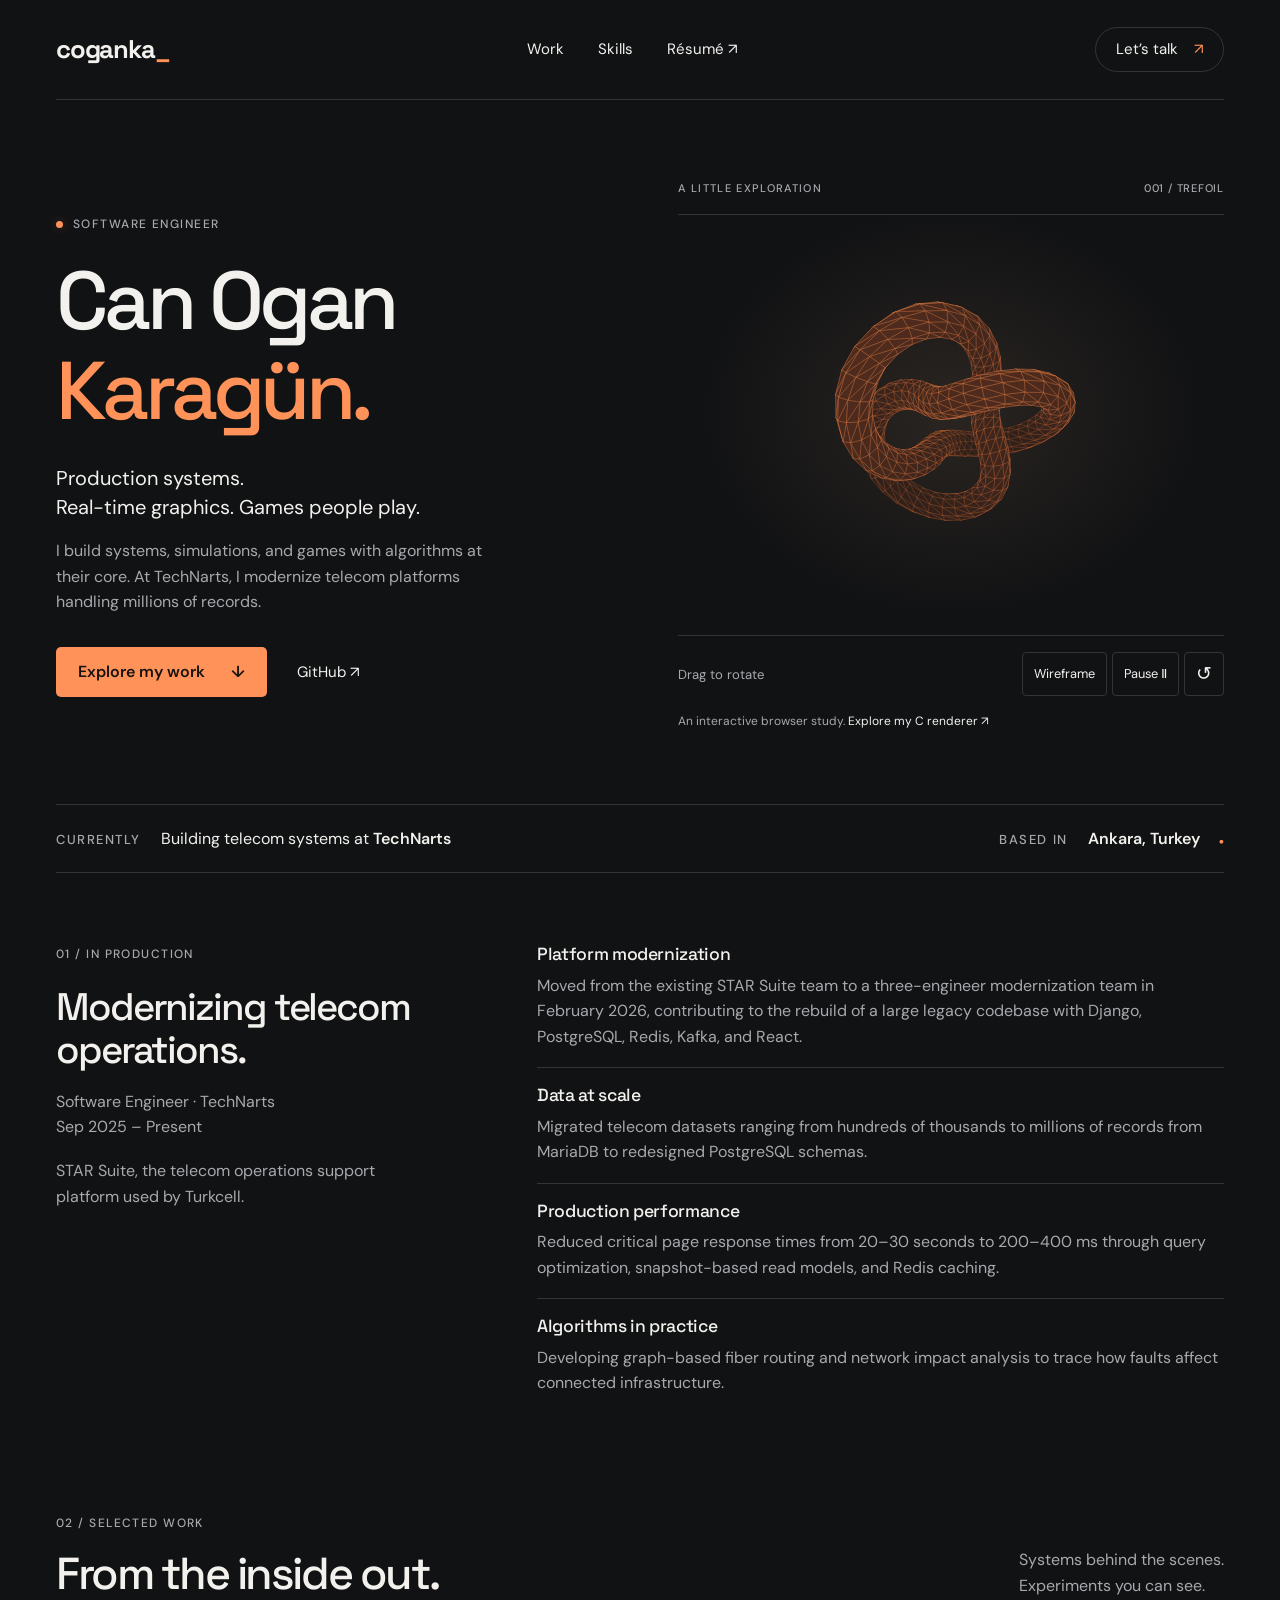
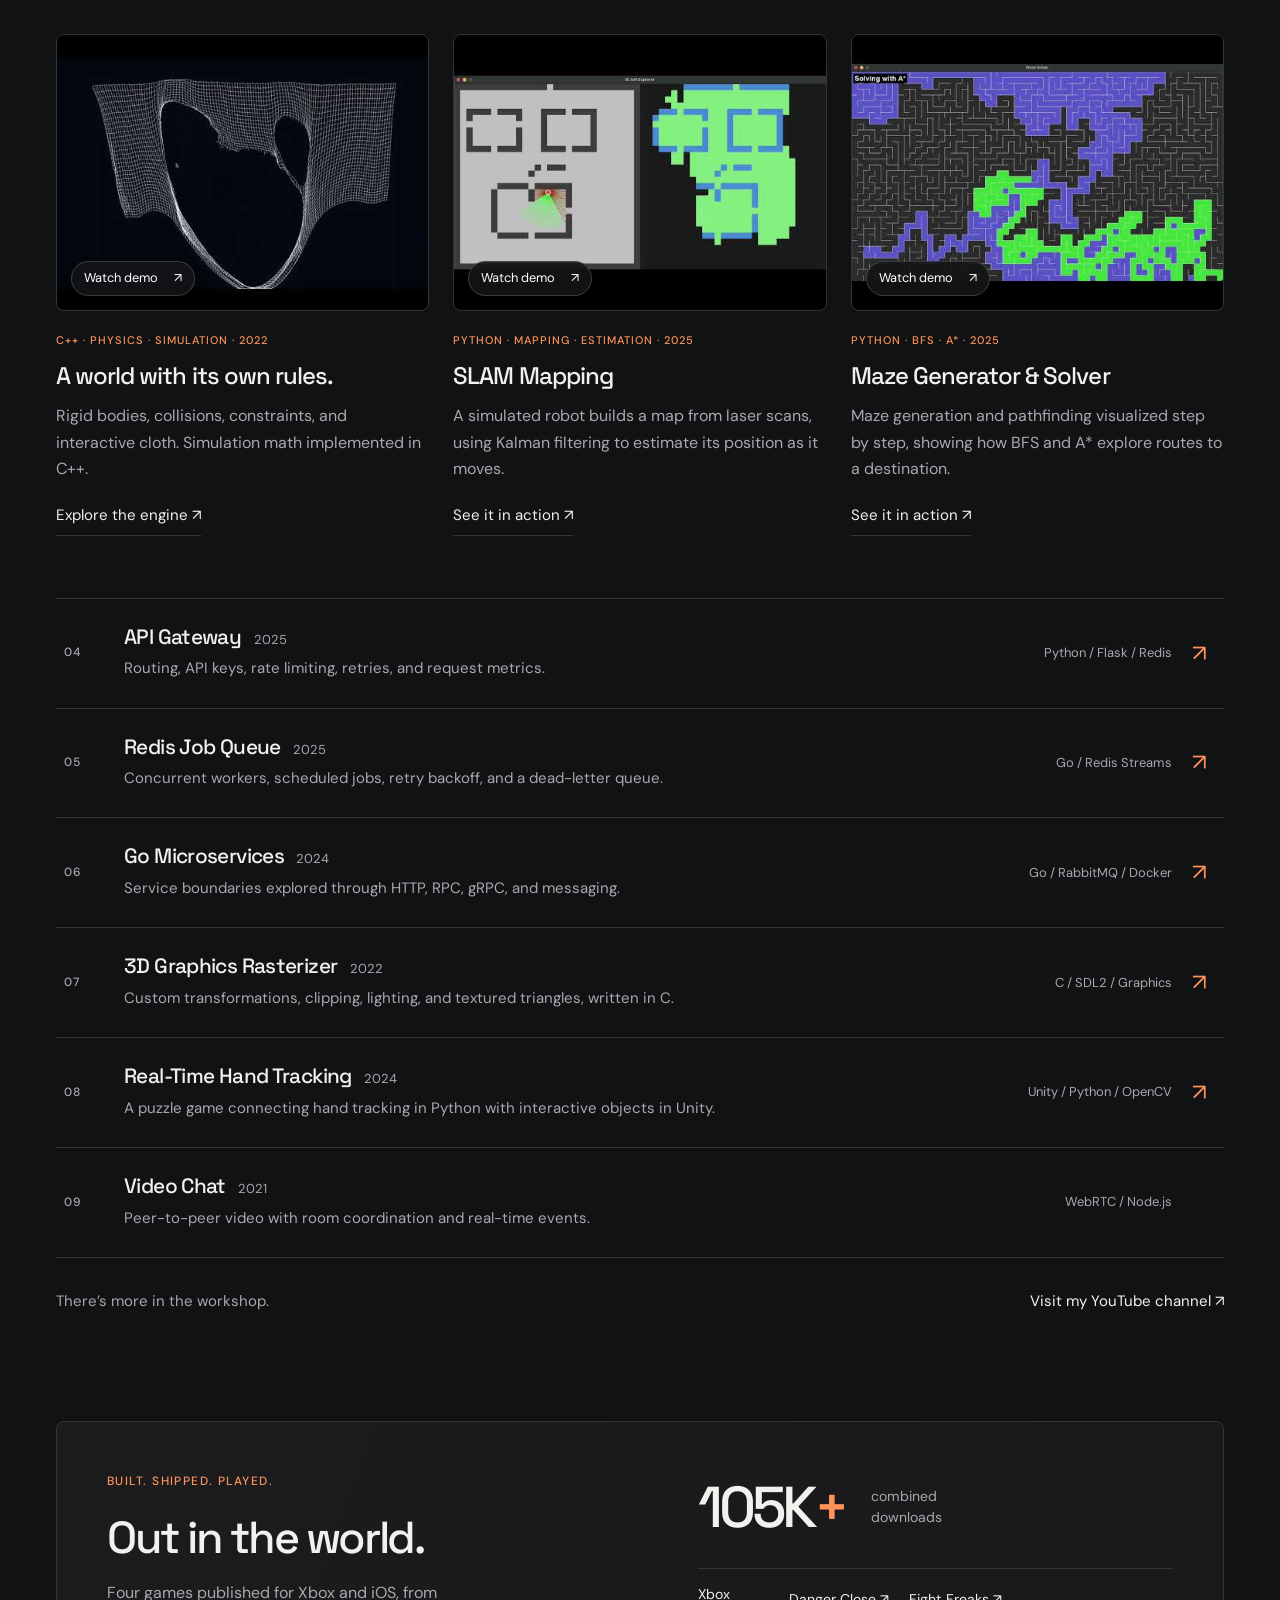
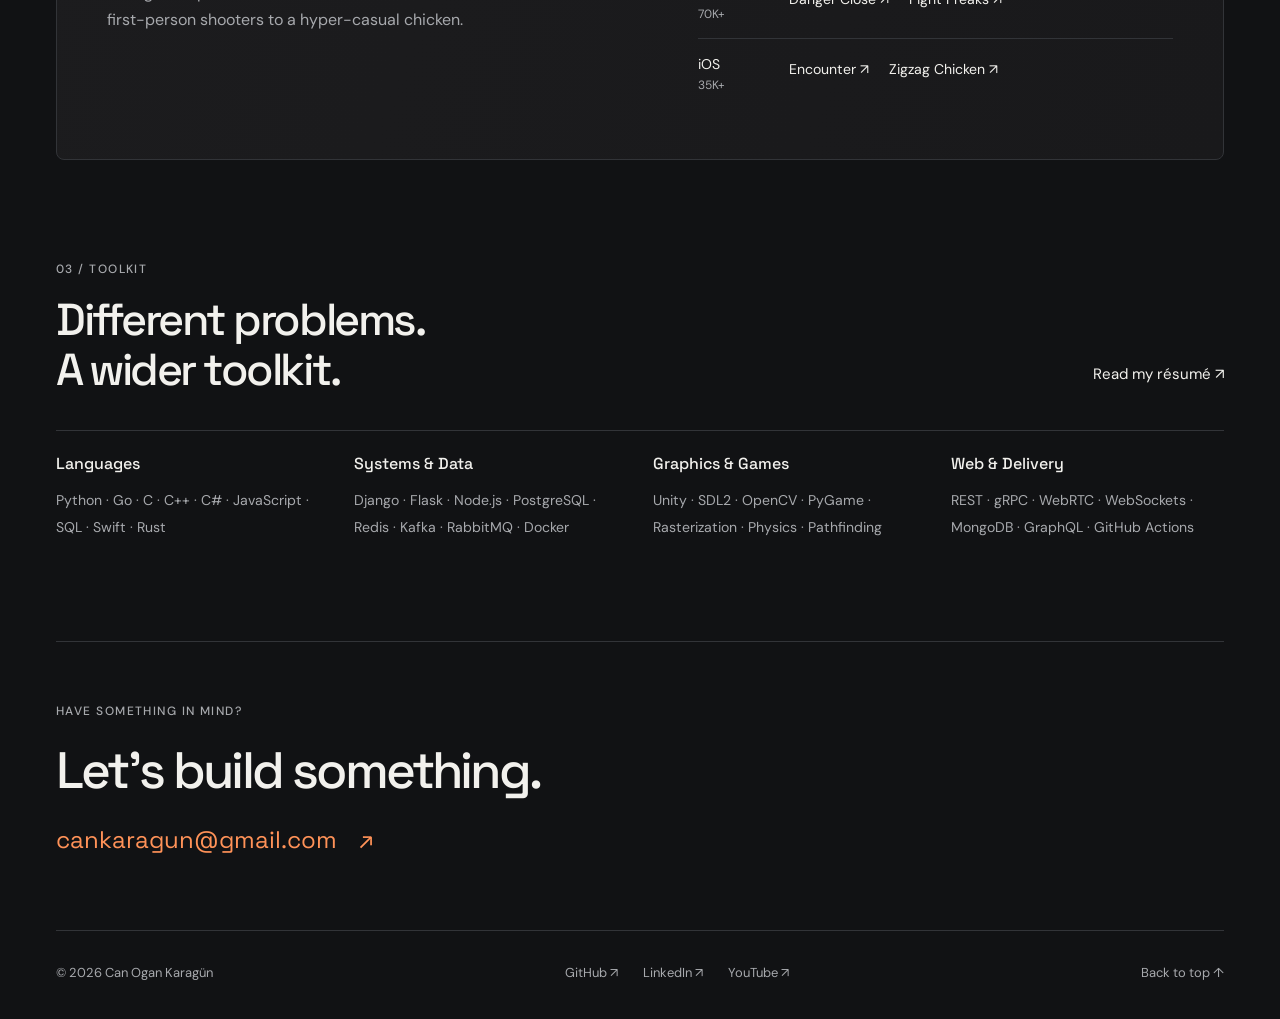
<file: index.html>
<!doctype html>
<html lang="en">
  <head>
    <meta charset="UTF-8" />
    <meta name="viewport" content="width=device-width, initial-scale=1" />
    <meta name="theme-color" content="#111214" />
    <title>Can Ogan Karagün — Software Engineer</title>
    <meta
      name="description"
      content="Can Ogan Karagün. Software engineer building telecom systems, graphics engines, real-time simulations, and games for Xbox and iOS."
    />
    <link rel="icon" type="image/svg+xml" href="assets/favicon.svg" />
    <link rel="preconnect" href="https://fonts.googleapis.com" />
    <link rel="preconnect" href="https://fonts.gstatic.com" crossorigin />
    <link
      href="https://fonts.googleapis.com/css2?family=DM+Sans:wght@400;500;600;700&family=Space+Grotesk:wght@400;500;600;700&display=swap"
      rel="stylesheet"
    />
    <link rel="stylesheet" href="style.css" />
    <script src="script.js" defer></script>
  </head>
  <body>
    <a class="skip" href="#main">Skip to content</a>
    <header class="header wrap">
      <a class="wordmark" href="#home-section" aria-label="Can Karagün home"
        >coganka<span>_</span></a
      >
      <nav aria-label="Main navigation">
        <a href="#projects-section">Work</a><a href="#skills-section">Skills</a
        ><a href="assets/CanKaragun_CV.pdf" target="_blank" rel="noopener"
          >Résumé <span aria-hidden="true">↗</span></a
        >
      </nav>
      <a class="header-contact" href="mailto:cankaragun@gmail.com"
        >Let’s talk <span aria-hidden="true">↗</span></a
      >
    </header>
    <main id="main">
      <section class="hero wrap" id="home-section" aria-labelledby="hero-title">
        <div class="hero-copy">
          <p class="eyebrow">
            <span class="signal" aria-hidden="true"></span> SOFTWARE ENGINEER
          </p>
          <h1 id="hero-title">Can Ogan<br /><span>Karagün.</span></h1>
          <p class="hero-lead">
            Production systems.<br />Real-time graphics. Games people play.
          </p>
          <p class="hero-description">
            I build systems, simulations, and games with algorithms at their core.
            At TechNarts, I modernize telecom platforms handling millions of records.
          </p>
          <div class="hero-actions">
            <a class="button primary" href="#projects-section"
              >Explore my work <span aria-hidden="true">↓</span></a
            ><a
              class="text-link"
              href="https://github.com/coganka"
              target="_blank"
              rel="noopener"
              >GitHub <span aria-hidden="true">↗</span></a
            >
          </div>
        </div>
        <div class="scene-panel">
          <div class="scene-top">
            <span class="eyebrow">A LITTLE EXPLORATION</span
            ><span class="scene-id">001 / TREFOIL</span>
          </div>
          <div class="canvas-shell">
            <canvas
              id="scene"
              tabindex="0"
              aria-label="Interactive 3D trefoil knot. Drag horizontally or use arrow keys to rotate. Use the buttons below to change rendering or pause animation."
              >A 3D trefoil knot study. Explore the graphics project below to
              see my C renderer.</canvas
            >
          </div>
          <div class="scene-bottom">
            <span id="scene-help">Drag to rotate</span>
            <div class="scene-controls">
              <button type="button" id="mode" aria-pressed="false">
                Wireframe</button
              ><button type="button" id="motion" aria-pressed="false">
                Pause <span aria-hidden="true">Ⅱ</span></button
              ><button type="button" id="reset" aria-label="Reset 3D view">
                ↺
              </button>
            </div>
          </div>
          <p class="scene-caption">
            An interactive browser study.
            <a
              href="https://github.com/coganka/3d-rasterizer"
              target="_blank"
              rel="noopener"
              >Explore my C renderer ↗</a
            >
          </p>
        </div>
      </section>
      <div class="context-strip wrap">
        <p>
          <span class="small-label">CURRENTLY</span> Building telecom systems at
          <strong>TechNarts</strong>
        </p>
        <p>
          <span class="small-label">BASED IN</span>
          <strong>Ankara, Turkey</strong>
          <span class="orange-dot" aria-hidden="true">●</span>
        </p>
      </div>
      <section
        class="experience wrap"
        id="experience-section"
        aria-labelledby="experience-title"
      >
        <div class="experience-intro">
          <p class="eyebrow">01 / IN PRODUCTION</p>
          <h2 id="experience-title">Modernizing telecom operations.</h2>
          <p class="experience-role">
            Software Engineer · TechNarts<br />Sep 2025 – Present
          </p>
          <p>
            STAR Suite, the telecom operations support platform used by
            Turkcell.
          </p>
        </div>
        <ul class="experience-details">
          <li>
            <h3>Platform modernization</h3>
            <p>
              Moved from the existing STAR Suite team to a three-engineer
              modernization team in February 2026, contributing to the rebuild
              of a large legacy codebase with Django, PostgreSQL, Redis, Kafka,
              and React.
            </p>
          </li>
          <li>
            <h3>Data at scale</h3>
            <p>
              Migrated telecom datasets ranging from hundreds of thousands to
              millions of records from MariaDB to redesigned PostgreSQL schemas.
            </p>
          </li>
          <li>
            <h3>Production performance</h3>
            <p>
              Reduced critical page response times from 20–30 seconds to 200–400
              ms through query optimization, snapshot-based read models, and
              Redis caching.
            </p>
          </li>
          <li>
            <h3>Algorithms in practice</h3>
            <p>
              Developing graph-based fiber routing and network impact analysis
              to trace how faults affect connected infrastructure.
            </p>
          </li>
        </ul>
      </section>
      <section
        class="work wrap"
        id="projects-section"
        aria-labelledby="work-title"
      >
        <div class="section-heading">
          <div>
            <p class="eyebrow">02 / SELECTED WORK</p>
            <h2 id="work-title">From the inside out.</h2>
          </div>
          <p>Systems behind the scenes.<br />Experiments you can see.</p>
        </div>
        <div class="featured-grid">
          <article class="feature-card">
            <a
              class="project-image"
              href="https://www.youtube.com/watch?v=GAgbqJkpl2k"
              target="_blank"
              rel="noopener"
              aria-label="Watch the C++ cloth physics demo"
              ><img
                src="assets/physics.jpg"
                width="480"
                height="360"
                alt="A cloth grid in the C++ physics simulation"
                loading="lazy"
              /><span class="watch"
                >Watch demo <span aria-hidden="true">↗</span></span
              ></a
            >
            <div class="card-copy">
              <p class="tagline">C++ · PHYSICS · SIMULATION · 2022</p>
              <h3>A world with its own rules.</h3>
              <p>
                Rigid bodies, collisions, constraints, and interactive cloth.
                Simulation math implemented in C++.
              </p>
              <a
                class="text-link"
                href="https://github.com/coganka/2d-physics-engine"
                target="_blank"
                rel="noopener"
                >Explore the engine <span aria-hidden="true">↗</span></a
              >
            </div>
          </article>
          <article class="feature-card">
            <a
              class="project-image"
              href="https://www.youtube.com/watch?v=14Rnpu9-YWk"
              target="_blank"
              rel="noopener"
              aria-label="Watch the SLAM Mapping demo"
              ><img
                src="assets/slam.jpg"
                width="480"
                height="360"
                alt="Robot mapping simulation with laser scans"
                loading="lazy"
              /><span class="watch"
                >Watch demo <span aria-hidden="true">↗</span></span
              ></a
            >
            <div class="card-copy">
              <p class="tagline">PYTHON · MAPPING · ESTIMATION · 2025</p>
              <h3>SLAM Mapping</h3>
              <p>
                A simulated robot builds a map from laser scans, using Kalman
                filtering to estimate its position as it moves.
              </p>
              <a
                class="text-link"
                href="https://www.youtube.com/watch?v=14Rnpu9-YWk"
                target="_blank"
                rel="noopener"
                >See it in action <span aria-hidden="true">↗</span></a
              >
            </div>
          </article>
          <article class="feature-card">
            <a
              class="project-image"
              href="https://www.youtube.com/watch?v=XzWBMnbiCw0"
              target="_blank"
              rel="noopener"
              aria-label="Watch the Maze Generator & Solver demo"
              ><img
                src="assets/maze.jpg"
                width="480"
                height="360"
                alt="Maze generation and pathfinding visualization"
                loading="lazy"
              /><span class="watch"
                >Watch demo <span aria-hidden="true">↗</span></span
              ></a
            >
            <div class="card-copy">
              <p class="tagline">PYTHON · BFS · A* · 2025</p>
              <h3>Maze Generator & Solver</h3>
              <p>
                Maze generation and pathfinding visualized step by step, showing
                how BFS and A* explore routes to a destination.
              </p>
              <a
                class="text-link"
                href="https://www.youtube.com/watch?v=XzWBMnbiCw0"
                target="_blank"
                rel="noopener"
                >See it in action <span aria-hidden="true">↗</span></a
              >
            </div>
          </article>
        </div>
        <div class="project-list" aria-label="More selected projects">
          <a
            class="project-row"
            href="https://github.com/coganka/api-gateway"
            target="_blank"
            rel="noopener"
            ><span class="row-number">04</span>
            <div>
              <h3>API Gateway <span class="project-year">2025</span></h3>
              <p>
                Routing, API keys, rate limiting, retries, and request metrics.
              </p>
            </div>
            <span class="row-stack">Python / Flask / Redis</span
            ><span class="row-arrow" aria-hidden="true">↗</span></a
          >
          <a
            class="project-row"
            href="https://github.com/coganka/go-redis-job-queue"
            target="_blank"
            rel="noopener"
            ><span class="row-number">05</span>
            <div>
              <h3>Redis Job Queue <span class="project-year">2025</span></h3>
              <p>
                Concurrent workers, scheduled jobs, retry backoff, and a
                dead-letter queue.
              </p>
            </div>
            <span class="row-stack">Go / Redis Streams</span
            ><span class="row-arrow" aria-hidden="true">↗</span></a
          >
          <a
            class="project-row"
            href="https://github.com/coganka/go-microservices"
            target="_blank"
            rel="noopener"
            ><span class="row-number">06</span>
            <div>
              <h3>Go Microservices <span class="project-year">2024</span></h3>
              <p>
                Service boundaries explored through HTTP, RPC, gRPC, and
                messaging.
              </p>
            </div>
            <span class="row-stack">Go / RabbitMQ / Docker</span
            ><span class="row-arrow" aria-hidden="true">↗</span></a
          >
          <a
            class="project-row"
            href="https://github.com/coganka/3d-rasterizer"
            target="_blank"
            rel="noopener"
            ><span class="row-number">07</span>
            <div>
              <h3>
                3D Graphics Rasterizer <span class="project-year">2022</span>
              </h3>
              <p>
                Custom transformations, clipping, lighting, and textured
                triangles, written in C.
              </p>
            </div>
            <span class="row-stack">C / SDL2 / Graphics</span
            ><span class="row-arrow" aria-hidden="true">↗</span></a
          >
          <a
            class="project-row"
            href="https://www.youtube.com/watch?v=EZasiB3-hBo"
            target="_blank"
            rel="noopener"
            ><span class="row-number">08</span>
            <div>
              <h3>
                Real-Time Hand Tracking <span class="project-year">2024</span>
              </h3>
              <p>
                A puzzle game connecting hand tracking in Python with
                interactive objects in Unity.
              </p>
            </div>
            <span class="row-stack">Unity / Python / OpenCV</span
            ><span class="row-arrow" aria-hidden="true">↗</span></a
          >
          <div class="project-row">
            <span class="row-number">09</span>
            <div>
              <h3>Video Chat <span class="project-year">2021</span></h3>
              <p>Peer-to-peer video with room coordination and real-time events.</p>
            </div>
            <span class="row-stack">WebRTC / Node.js</span>
          </div>
        </div>
        <div class="more-work">
          <span>There’s more in the workshop.</span
          ><a
            class="text-link"
            href="https://www.youtube.com/@coganka"
            target="_blank"
            rel="noopener"
            >Visit my YouTube channel ↗</a
          >
        </div>
      </section>
      <section class="games wrap" aria-labelledby="games-title">
        <div class="games-intro">
          <p class="eyebrow">BUILT. SHIPPED. PLAYED.</p>
          <h2 id="games-title">Out in the world.</h2>
          <p>
            Four games published for Xbox and iOS, from first-person shooters to
            a hyper-casual chicken.
          </p>
        </div>
        <div class="games-details">
          <div class="game-stat">
            <strong>105K<span>+</span></strong>
            <p>combined downloads</p>
          </div>
          <div class="game-platform">
            <span>Xbox <small>70K+</small></span>
            <div>
              <a
                href="https://www.xbox.com/en-US/games/store/danger-close/9n1759sv0435"
                target="_blank"
                rel="noopener"
                >Danger Close ↗</a
              ><a
                href="https://www.xbox.com/en-US/games/store/fight-freaks/9mw7d2whrsbg"
                target="_blank"
                rel="noopener"
                >Fight Freaks ↗</a
              >
            </div>
          </div>
          <div class="game-platform">
            <span>iOS <small>35K+</small></span>
            <div>
              <a
                href="https://apps.apple.com/us/app/encounter-lite/id1614829003"
                target="_blank"
                rel="noopener"
                >Encounter ↗</a
              ><a
                href="https://apps.apple.com/us/app/zigzag-chicken/id1613951460"
                target="_blank"
                rel="noopener"
                >Zigzag Chicken ↗</a
              >
            </div>
          </div>
        </div>
      </section>
      <section
        class="skills wrap"
        id="skills-section"
        aria-labelledby="skills-title"
      >
        <div class="section-heading">
          <div>
            <p class="eyebrow">03 / TOOLKIT</p>
            <h2 id="skills-title">Different problems.<br />A wider toolkit.</h2>
          </div>
          <a
            class="text-link"
            href="assets/CanKaragun_CV.pdf"
            target="_blank"
            rel="noopener"
            >Read my résumé ↗</a
          >
        </div>
        <div class="skills-grid">
          <div>
            <h3>Languages</h3>
            <p>Python · Go · C · C++ · C# · JavaScript · SQL · Swift · Rust</p>
          </div>
          <div>
            <h3>Systems & Data</h3>
            <p>
              Django · Flask · Node.js · PostgreSQL · Redis · Kafka · RabbitMQ ·
              Docker
            </p>
          </div>
          <div>
            <h3>Graphics & Games</h3>
            <p>
              Unity · SDL2 · OpenCV · PyGame · Rasterization · Physics ·
              Pathfinding
            </p>
          </div>
          <div>
            <h3>Web & Delivery</h3>
            <p>
              REST · gRPC · WebRTC · WebSockets · MongoDB · GraphQL · GitHub
              Actions
            </p>
          </div>
        </div>
      </section>
    </main>
    <footer class="footer wrap" id="contact">
      <div>
        <p class="eyebrow">HAVE SOMETHING IN MIND?</p>
        <h2>Let’s build something.</h2>
        <a class="email-link" href="mailto:cankaragun@gmail.com"
          >cankaragun@gmail.com <span aria-hidden="true">↗</span></a
        >
      </div>
      <div class="footer-bottom">
        <span>© 2026 Can Ogan Karagün</span>
        <div>
          <a href="https://github.com/coganka" target="_blank" rel="noopener"
            >GitHub ↗</a
          ><a
            href="https://linkedin.com/in/canogankaragun"
            target="_blank"
            rel="noopener"
            >LinkedIn ↗</a
          ><a
            href="https://www.youtube.com/@coganka"
            target="_blank"
            rel="noopener"
            >YouTube ↗</a
          >
        </div>
        <a href="#home-section">Back to top ↑</a>
      </div>
    </footer>
  </body>
</html>
</file>
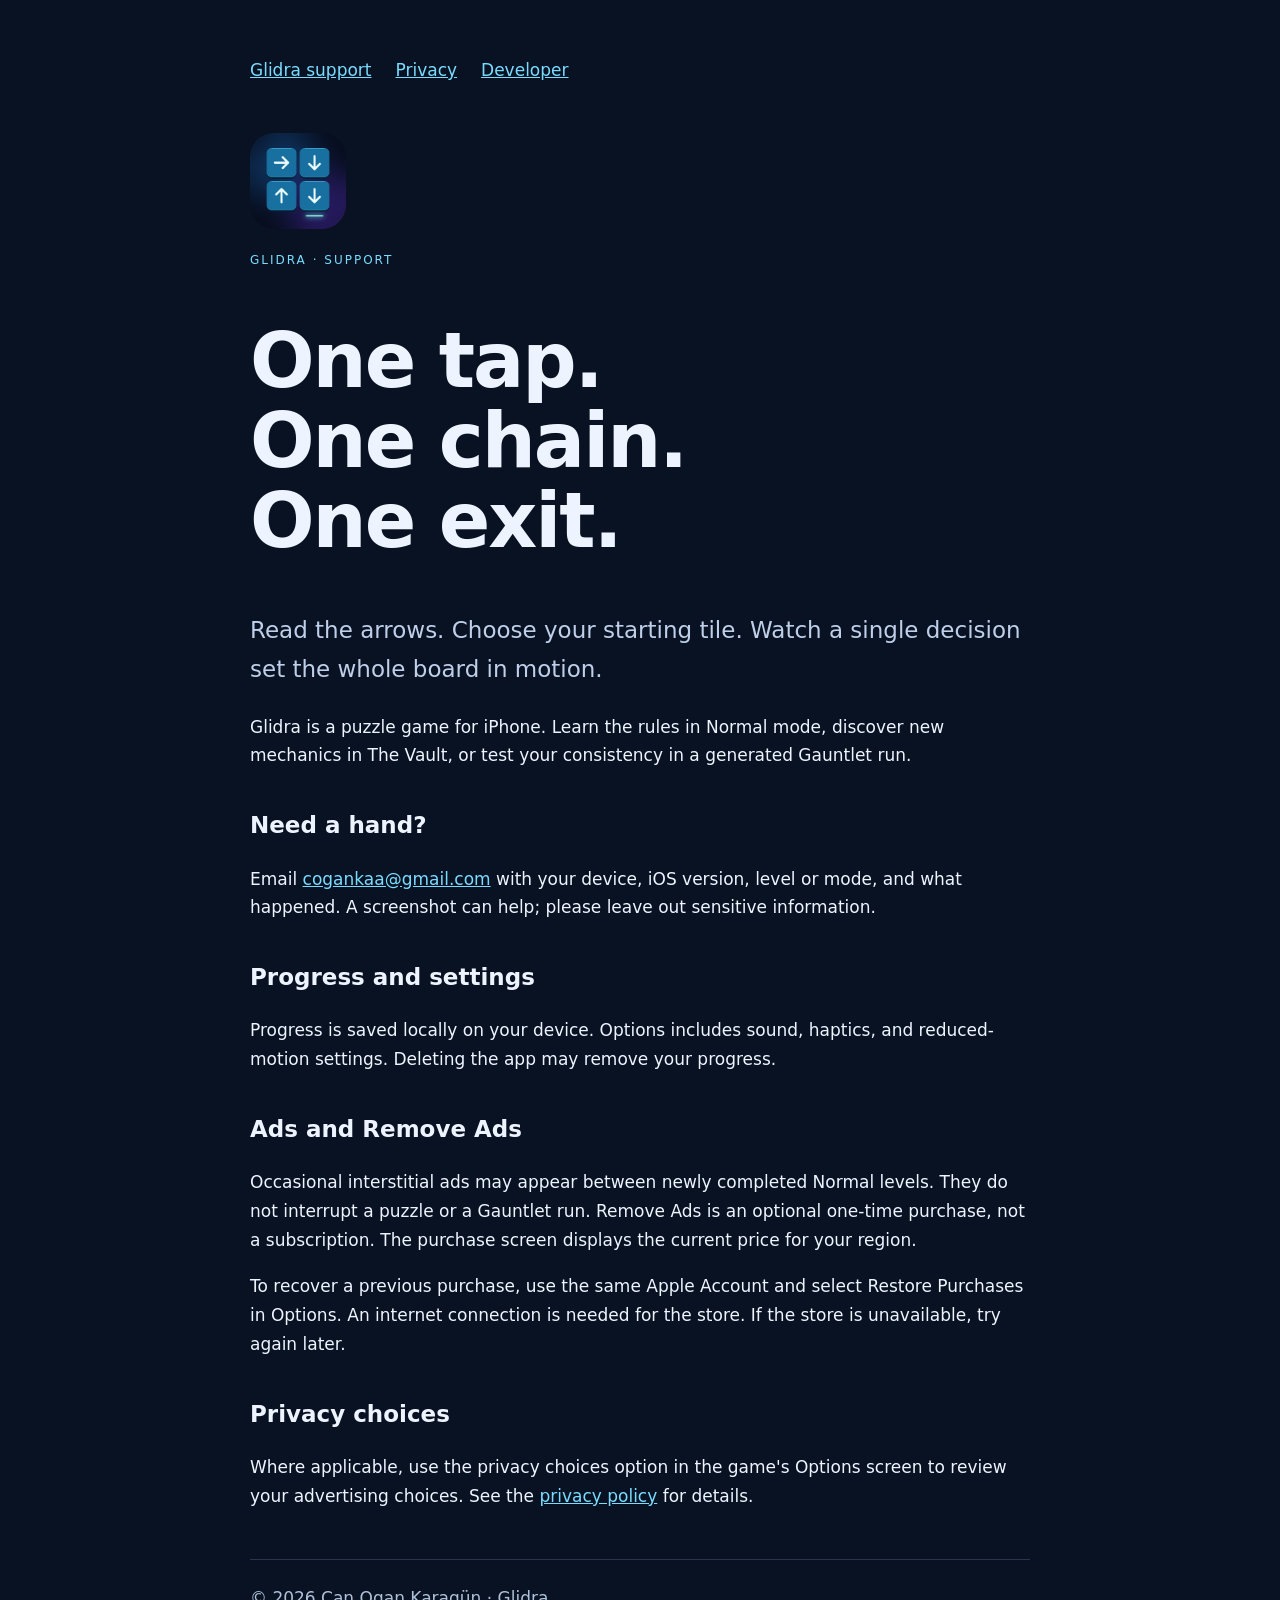
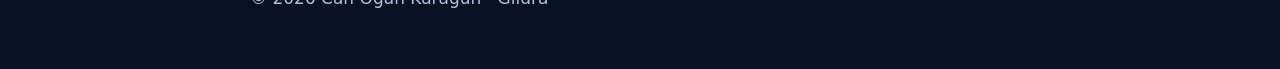
<file: glidra/index.html>
<!doctype html><html lang="en"><meta charset="utf-8"><meta name="viewport" content="width=device-width,initial-scale=1"><title>Glidra — Support</title><style>body{margin:0;background:#091222;color:#eef4ff;font:17px/1.7 system-ui,sans-serif}main{max-width:780px;margin:auto;padding:56px 24px}a{color:#79dcff}h1{font-size:clamp(42px,8vw,76px);line-height:1.05;letter-spacing:-2px}h2{font-size:23px;margin-top:36px}.eyebrow{color:#79dcff;letter-spacing:2px;font-size:12px;text-transform:uppercase}nav{display:flex;gap:24px;flex-wrap:wrap}footer{border-top:1px solid #28364b;margin-top:48px;padding-top:24px;color:#aec0da}.lead{font-size:23px;color:#bfcfea}li{margin:10px 0}.icon{width:96px;border-radius:24px;margin-top:48px}</style><main><nav><a href="./">Glidra support</a><a href="privacy.html">Privacy</a><a href="https://www.coganka.com">Developer</a></nav><img class="icon" src="icon.png" alt="Glidra icon"><p class="eyebrow">Glidra · Support</p><h1>One tap.<br>One chain.<br>One exit.</h1><p class="lead">Read the arrows. Choose your starting tile. Watch a single decision set the whole board in motion.</p><p>Glidra is a puzzle game for iPhone. Learn the rules in Normal mode, discover new mechanics in The Vault, or test your consistency in a generated Gauntlet run.</p><h2>Need a hand?</h2><p>Email <a href="mailto:cogankaa@gmail.com">cogankaa@gmail.com</a> with your device, iOS version, level or mode, and what happened. A screenshot can help; please leave out sensitive information.</p><h2>Progress and settings</h2><p>Progress is saved locally on your device. Options includes sound, haptics, and reduced-motion settings. Deleting the app may remove your progress.</p><h2>Ads and Remove Ads</h2><p>Occasional interstitial ads may appear between newly completed Normal levels. They do not interrupt a puzzle or a Gauntlet run. Remove Ads is an optional one-time purchase, not a subscription. The purchase screen displays the current price for your region.</p><p>To recover a previous purchase, use the same Apple Account and select Restore Purchases in Options. An internet connection is needed for the store. If the store is unavailable, try again later.</p><h2>Privacy choices</h2><p>Where applicable, use the privacy choices option in the game's Options screen to review your advertising choices. See the <a href="privacy.html">privacy policy</a> for details.</p><footer>© 2026 Can Ogan Karagün · Glidra</footer></main></html>
</file>
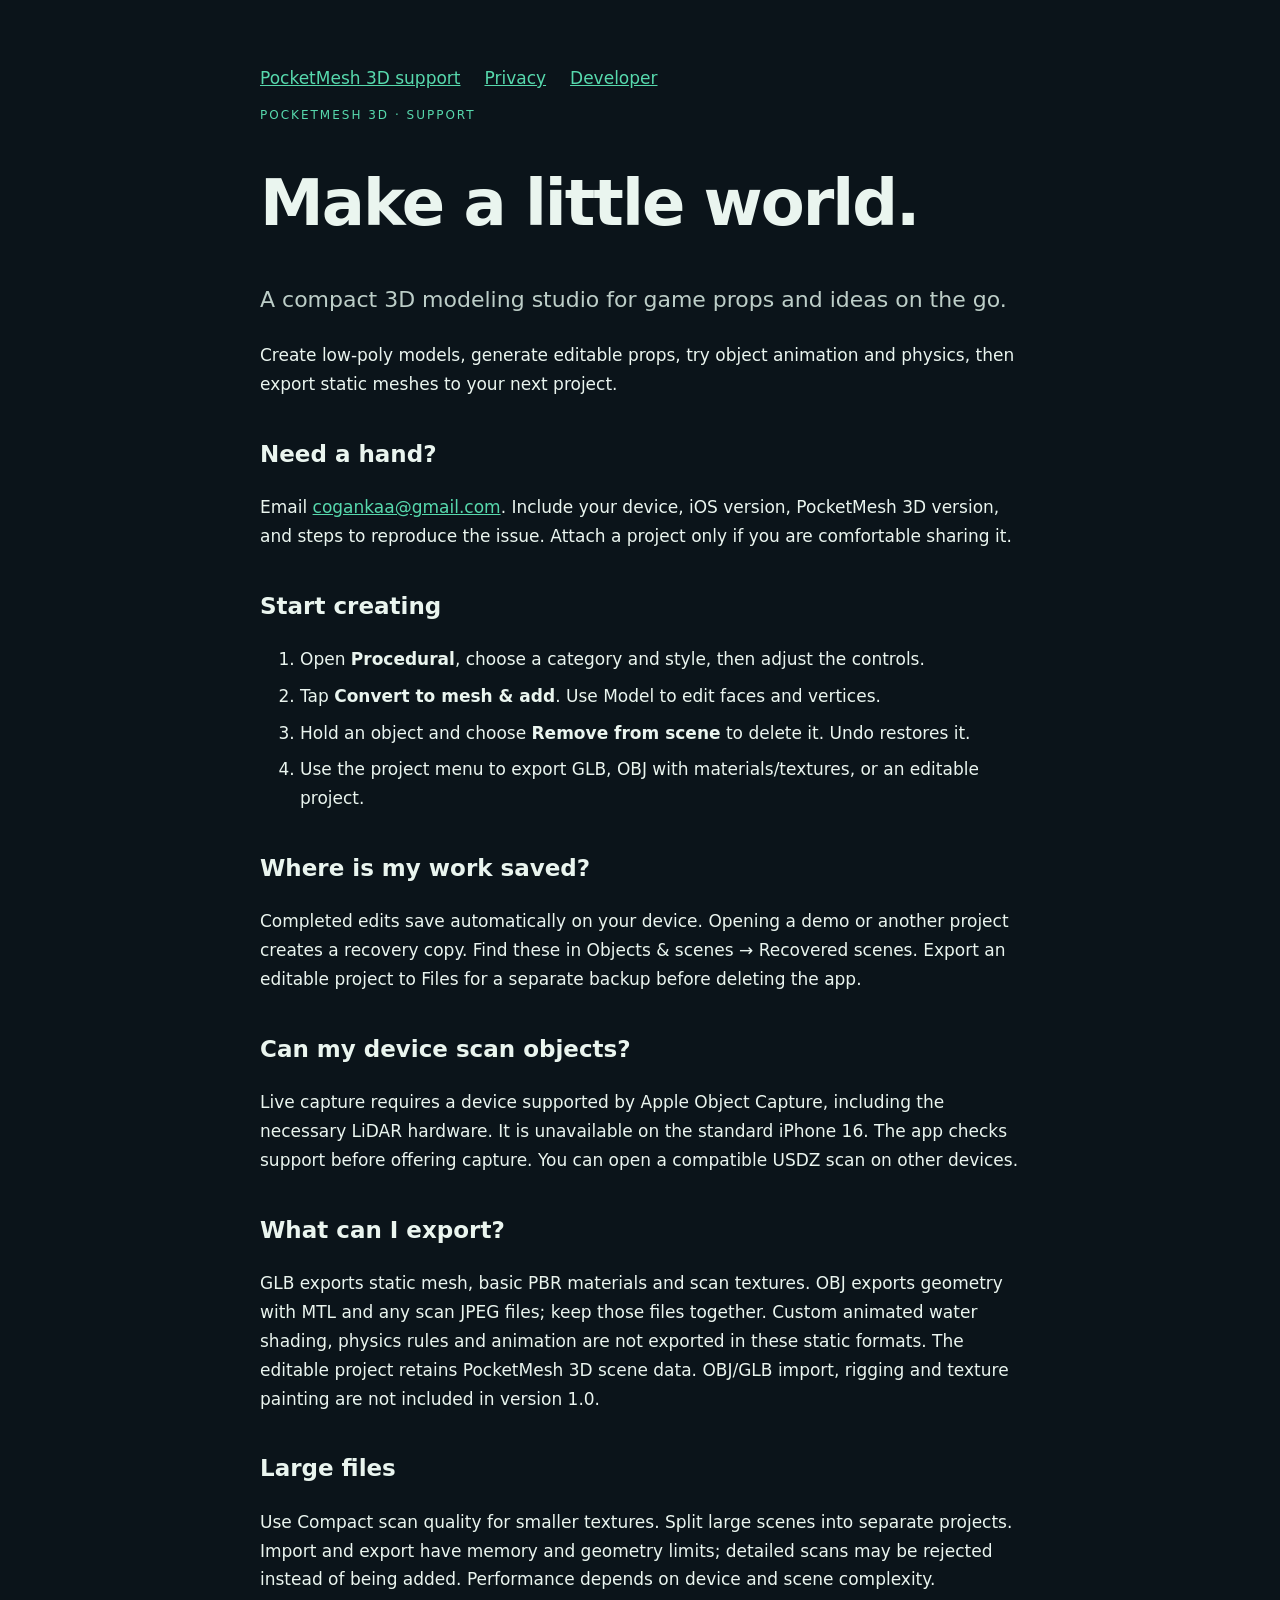
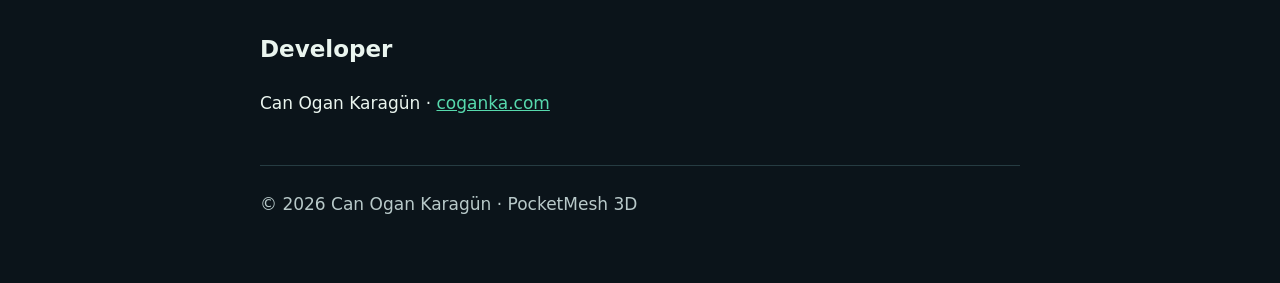
<file: pocketmesh/index.html>
<!doctype html><html lang="en"><meta charset="utf-8"><meta name="viewport" content="width=device-width,initial-scale=1"><title>PocketMesh 3D Support</title><style>body{margin:0;background:#0b141a;color:#eaf5ef;font:17px/1.7 system-ui,sans-serif}main{max-width:760px;margin:auto;padding:64px 24px}a{color:#57d9ad}h1{font-size:clamp(36px,7vw,64px);line-height:1.1;letter-spacing:-2px}h2{font-size:23px;margin-top:36px}.eyebrow{color:#57d9ad;letter-spacing:2px;font-size:12px;text-transform:uppercase}nav{display:flex;gap:24px;flex-wrap:wrap}footer{border-top:1px solid #263c42;margin-top:48px;padding-top:24px;color:#b8c9c9}.lead{font-size:22px;color:#bdcec8}li{margin:8px 0}</style><main><nav><a href="./">PocketMesh 3D support</a><a href="privacy.html">Privacy</a><a href="https://coganka.com">Developer</a></nav><p class="eyebrow">PocketMesh 3D · Support</p><h1>Make a little world.</h1><p class="lead">A compact 3D modeling studio for game props and ideas on the go.</p><p>Create low-poly models, generate editable props, try object animation and physics, then export static meshes to your next project.</p><h2>Need a hand?</h2><p>Email <a href="mailto:cogankaa@gmail.com?subject=PocketMesh 3D%20support">cogankaa@gmail.com</a>. Include your device, iOS version, PocketMesh 3D version, and steps to reproduce the issue. Attach a project only if you are comfortable sharing it.</p><h2>Start creating</h2><ol><li>Open <strong>Procedural</strong>, choose a category and style, then adjust the controls.</li><li>Tap <strong>Convert to mesh &amp; add</strong>. Use Model to edit faces and vertices.</li><li>Hold an object and choose <strong>Remove from scene</strong> to delete it. Undo restores it.</li><li>Use the project menu to export GLB, OBJ with materials/textures, or an editable project.</li></ol><h2>Where is my work saved?</h2><p>Completed edits save automatically on your device. Opening a demo or another project creates a recovery copy. Find these in Objects &amp; scenes → Recovered scenes. Export an editable project to Files for a separate backup before deleting the app.</p><h2>Can my device scan objects?</h2><p>Live capture requires a device supported by Apple Object Capture, including the necessary LiDAR hardware. It is unavailable on the standard iPhone 16. The app checks support before offering capture. You can open a compatible USDZ scan on other devices.</p><h2>What can I export?</h2><p>GLB exports static mesh, basic PBR materials and scan textures. OBJ exports geometry with MTL and any scan JPEG files; keep those files together. Custom animated water shading, physics rules and animation are not exported in these static formats. The editable project retains PocketMesh 3D scene data. OBJ/GLB import, rigging and texture painting are not included in version 1.0.</p><h2>Large files</h2><p>Use Compact scan quality for smaller textures. Split large scenes into separate projects. Import and export have memory and geometry limits; detailed scans may be rejected instead of being added. Performance depends on device and scene complexity.</p><h2>Developer</h2><p>Can Ogan Karagün · <a href="https://coganka.com">coganka.com</a></p><footer>© 2026 Can Ogan Karagün · PocketMesh 3D</footer></main></html>
</file>
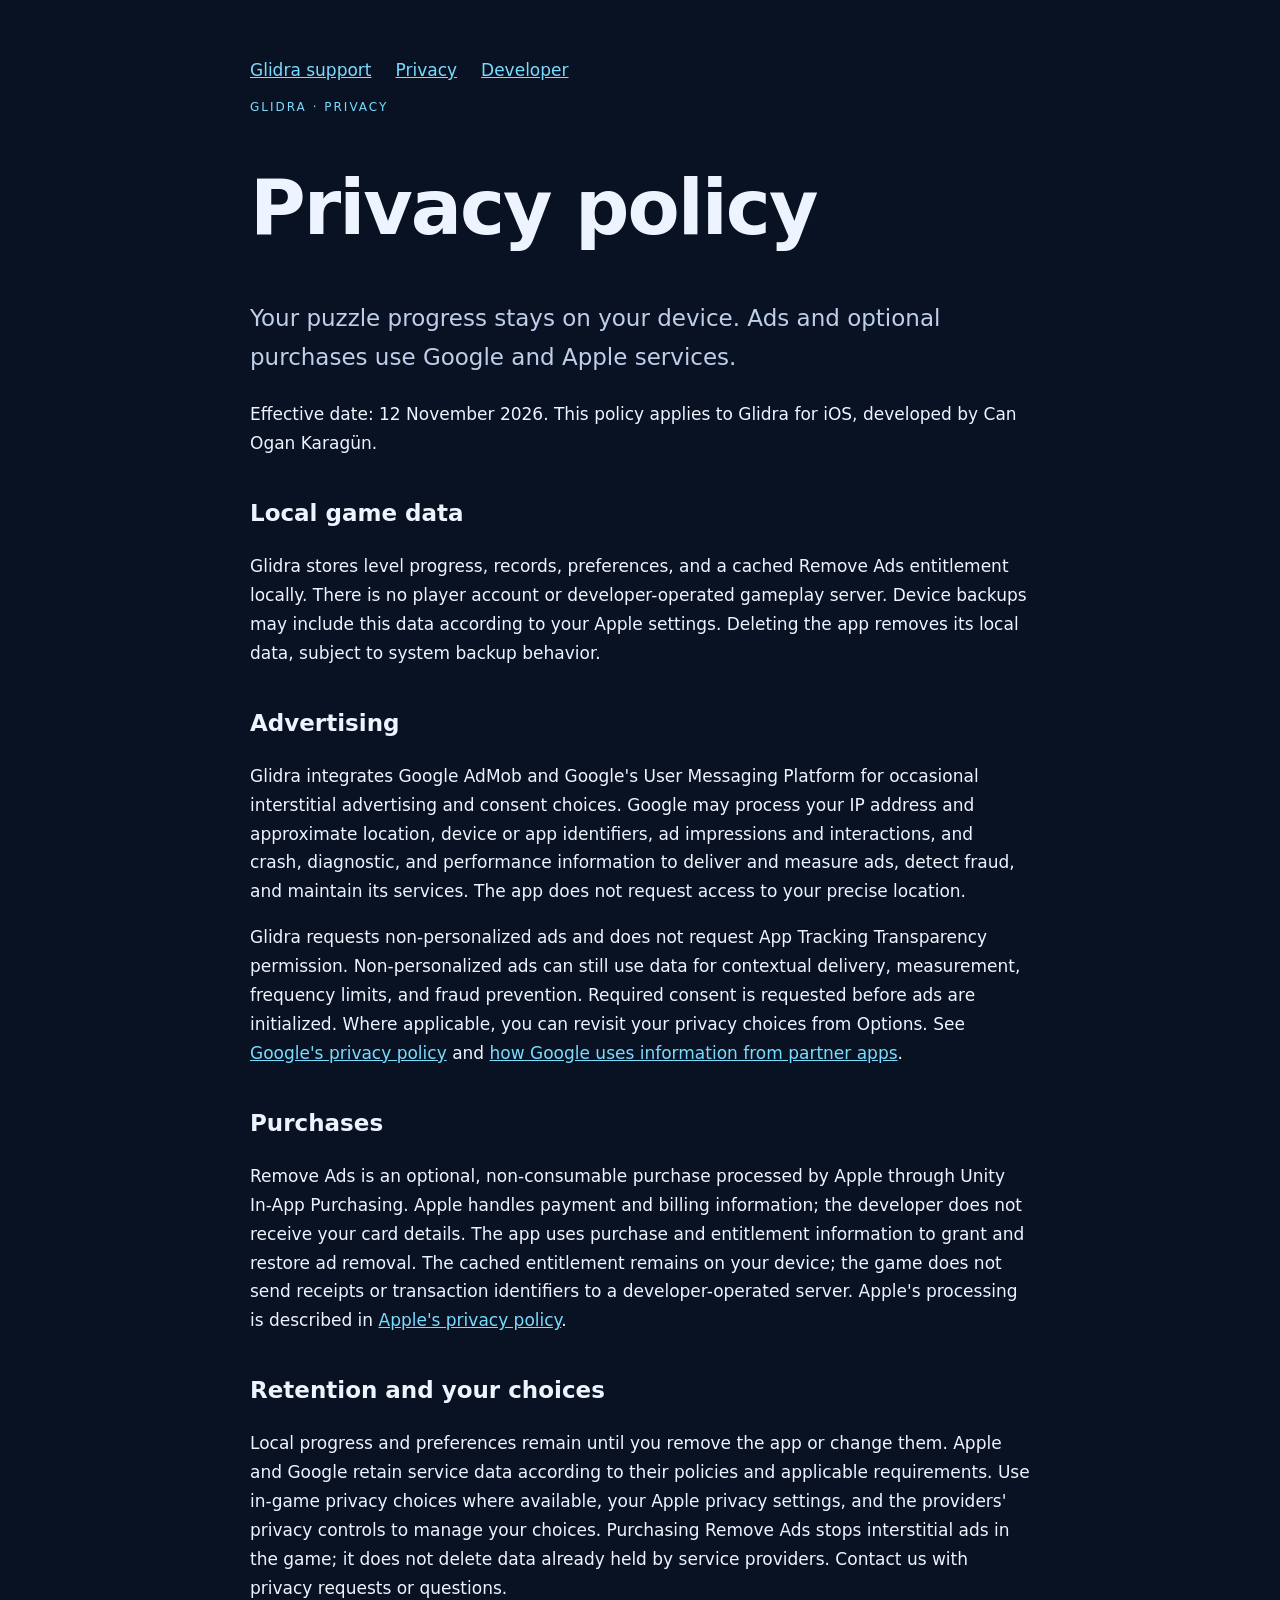
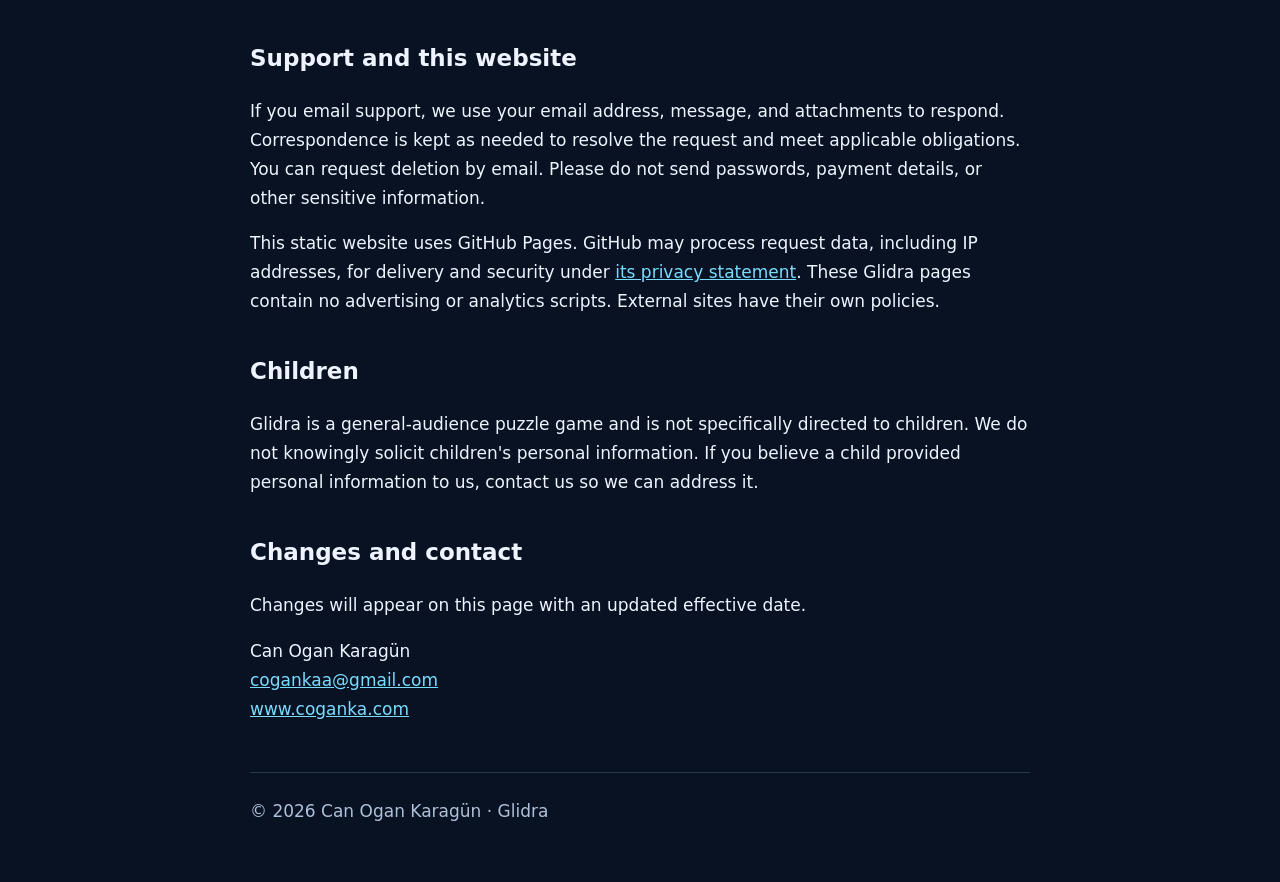
<file: glidra/privacy.html>
<!doctype html><html lang="en"><meta charset="utf-8"><meta name="viewport" content="width=device-width,initial-scale=1"><title>Glidra — Privacy Policy</title><style>body{margin:0;background:#091222;color:#eef4ff;font:17px/1.7 system-ui,sans-serif}main{max-width:780px;margin:auto;padding:56px 24px}a{color:#79dcff}h1{font-size:clamp(42px,8vw,76px);line-height:1.05;letter-spacing:-2px}h2{font-size:23px;margin-top:36px}.eyebrow{color:#79dcff;letter-spacing:2px;font-size:12px;text-transform:uppercase}nav{display:flex;gap:24px;flex-wrap:wrap}footer{border-top:1px solid #28364b;margin-top:48px;padding-top:24px;color:#aec0da}.lead{font-size:23px;color:#bfcfea}li{margin:10px 0}.icon{width:96px;border-radius:24px;margin-top:48px}</style><main><nav><a href="./">Glidra support</a><a href="privacy.html">Privacy</a><a href="https://www.coganka.com">Developer</a></nav><p class="eyebrow">Glidra · Privacy</p><h1>Privacy policy</h1><p class="lead">Your puzzle progress stays on your device. Ads and optional purchases use Google and Apple services.</p><p>Effective date: 12 November 2026. This policy applies to Glidra for iOS, developed by Can Ogan Karagün.</p><h2>Local game data</h2><p>Glidra stores level progress, records, preferences, and a cached Remove Ads entitlement locally. There is no player account or developer-operated gameplay server. Device backups may include this data according to your Apple settings. Deleting the app removes its local data, subject to system backup behavior.</p><h2>Advertising</h2><p>Glidra integrates Google AdMob and Google's User Messaging Platform for occasional interstitial advertising and consent choices. Google may process your IP address and approximate location, device or app identifiers, ad impressions and interactions, and crash, diagnostic, and performance information to deliver and measure ads, detect fraud, and maintain its services. The app does not request access to your precise location.</p><p>Glidra requests non-personalized ads and does not request App Tracking Transparency permission. Non-personalized ads can still use data for contextual delivery, measurement, frequency limits, and fraud prevention. Required consent is requested before ads are initialized. Where applicable, you can revisit your privacy choices from Options. See <a href="https://policies.google.com/privacy">Google's privacy policy</a> and <a href="https://policies.google.com/technologies/partner-sites">how Google uses information from partner apps</a>.</p><h2>Purchases</h2><p>Remove Ads is an optional, non-consumable purchase processed by Apple through Unity In-App Purchasing. Apple handles payment and billing information; the developer does not receive your card details. The app uses purchase and entitlement information to grant and restore ad removal. The cached entitlement remains on your device; the game does not send receipts or transaction identifiers to a developer-operated server. Apple's processing is described in <a href="https://www.apple.com/legal/privacy/">Apple's privacy policy</a>.</p><h2>Retention and your choices</h2><p>Local progress and preferences remain until you remove the app or change them. Apple and Google retain service data according to their policies and applicable requirements. Use in-game privacy choices where available, your Apple privacy settings, and the providers' privacy controls to manage your choices. Purchasing Remove Ads stops interstitial ads in the game; it does not delete data already held by service providers. Contact us with privacy requests or questions.</p><h2>Support and this website</h2><p>If you email support, we use your email address, message, and attachments to respond. Correspondence is kept as needed to resolve the request and meet applicable obligations. You can request deletion by email. Please do not send passwords, payment details, or other sensitive information.</p><p>This static website uses GitHub Pages. GitHub may process request data, including IP addresses, for delivery and security under <a href="https://docs.github.com/en/site-policy/privacy-policies/github-general-privacy-statement">its privacy statement</a>. These Glidra pages contain no advertising or analytics scripts. External sites have their own policies.</p><h2>Children</h2><p>Glidra is a general-audience puzzle game and is not specifically directed to children. We do not knowingly solicit children's personal information. If you believe a child provided personal information to us, contact us so we can address it.</p><h2>Changes and contact</h2><p>Changes will appear on this page with an updated effective date.</p><p>Can Ogan Karagün<br><a href="mailto:cogankaa@gmail.com">cogankaa@gmail.com</a><br><a href="https://www.coganka.com">www.coganka.com</a></p><footer>© 2026 Can Ogan Karagün · Glidra</footer></main></html>
</file>
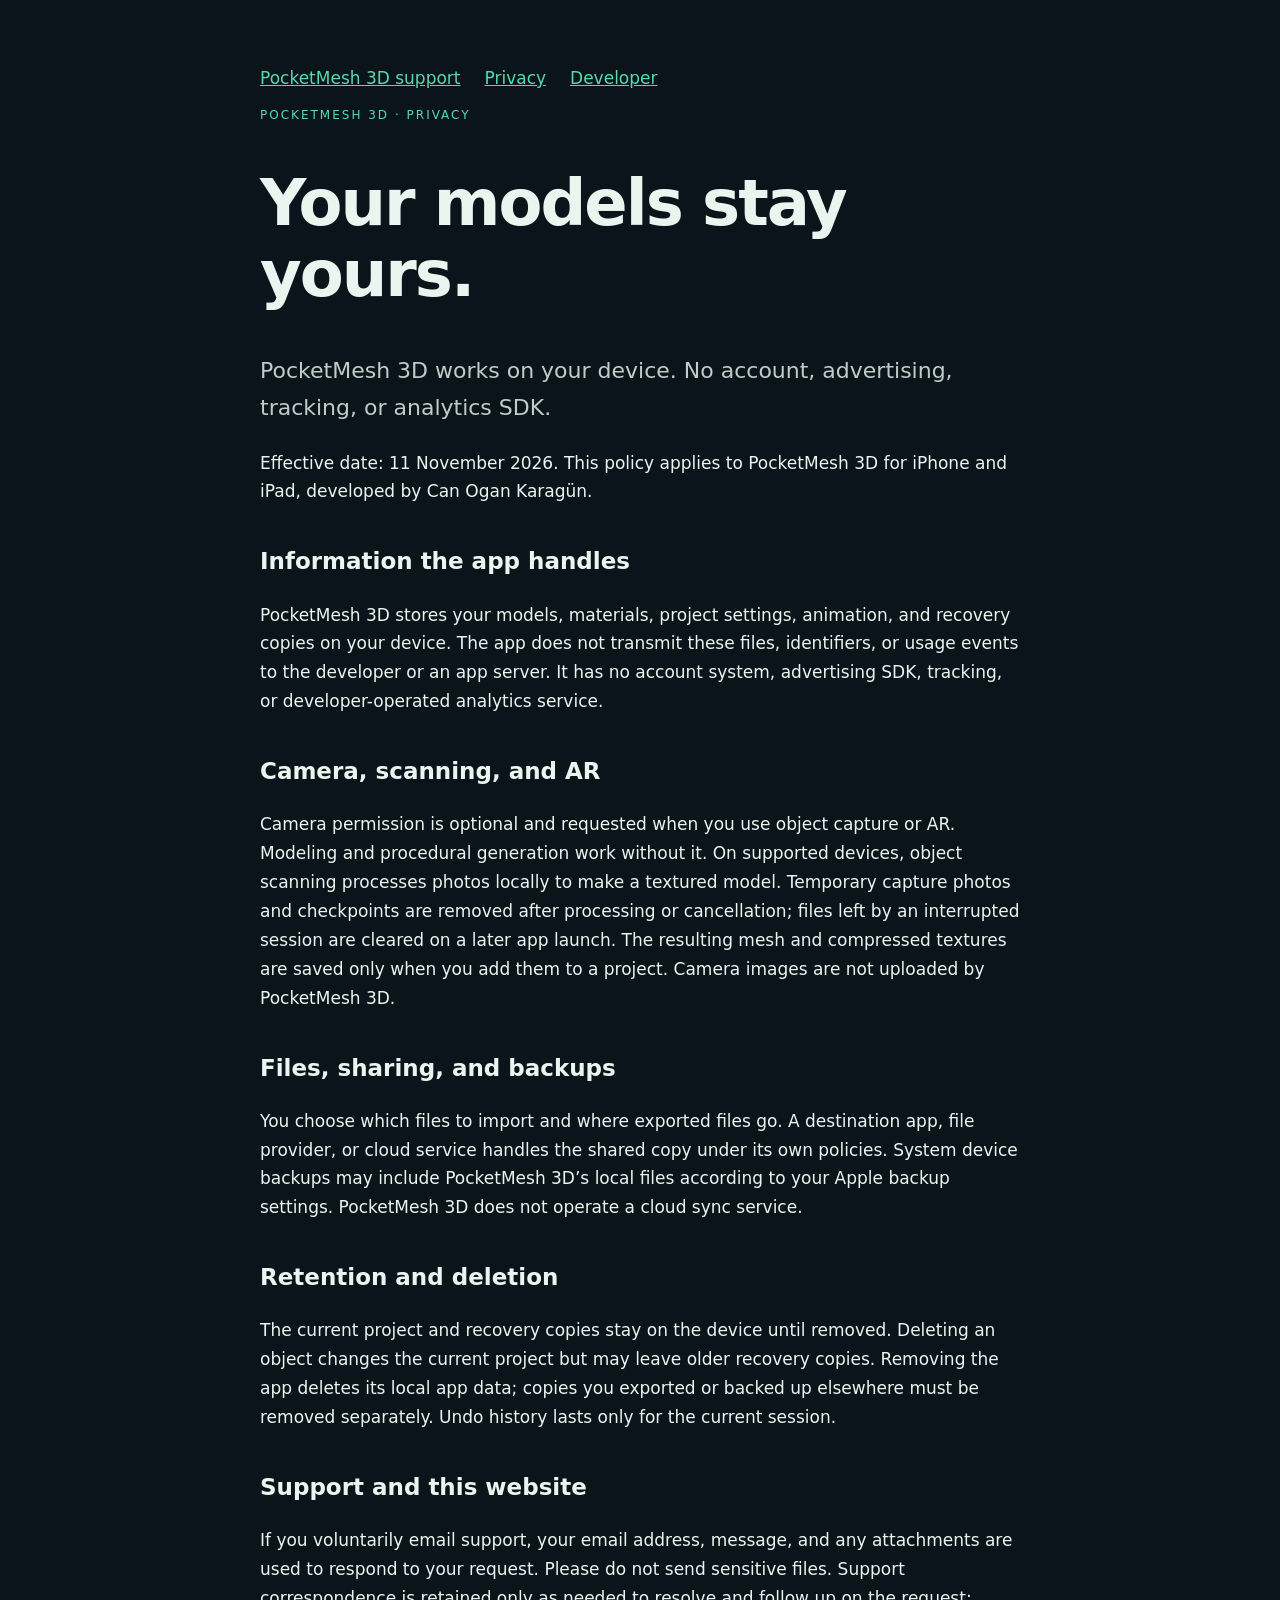
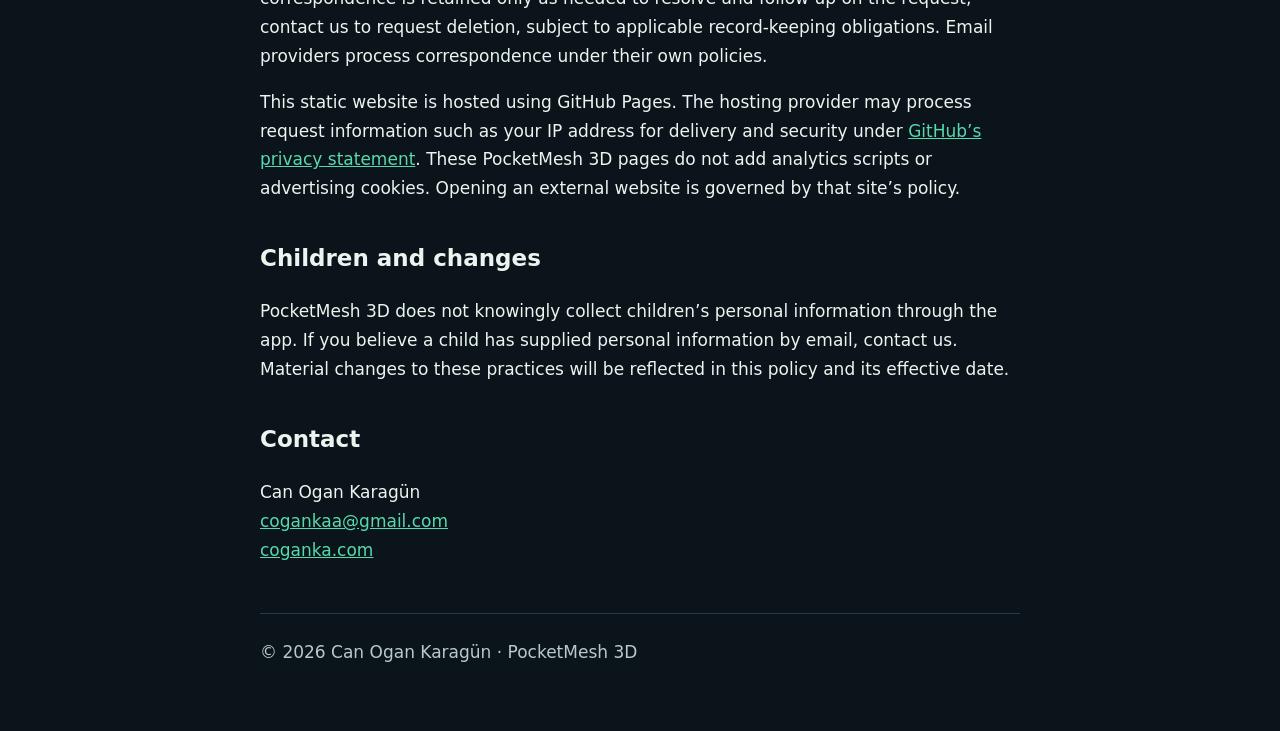
<file: pocketmesh/privacy.html>
<!doctype html><html lang="en"><meta charset="utf-8"><meta name="viewport" content="width=device-width,initial-scale=1"><title>PocketMesh 3D Privacy Policy</title><style>body{margin:0;background:#0b141a;color:#eaf5ef;font:17px/1.7 system-ui,sans-serif}main{max-width:760px;margin:auto;padding:64px 24px}a{color:#57d9ad}h1{font-size:clamp(36px,7vw,64px);line-height:1.1;letter-spacing:-2px}h2{font-size:23px;margin-top:36px}.eyebrow{color:#57d9ad;letter-spacing:2px;font-size:12px;text-transform:uppercase}nav{display:flex;gap:24px;flex-wrap:wrap}footer{border-top:1px solid #263c42;margin-top:48px;padding-top:24px;color:#b8c9c9}.lead{font-size:22px;color:#bdcec8}li{margin:8px 0}</style><main><nav><a href="./">PocketMesh 3D support</a><a href="privacy.html">Privacy</a><a href="https://coganka.com">Developer</a></nav><p class="eyebrow">PocketMesh 3D · Privacy</p><h1>Your models stay yours.</h1><p class="lead">PocketMesh 3D works on your device. No account, advertising, tracking, or analytics SDK.</p><p>Effective date: 11 November 2026. This policy applies to PocketMesh 3D for iPhone and iPad, developed by Can Ogan Karagün.</p>
<h2>Information the app handles</h2><p>PocketMesh 3D stores your models, materials, project settings, animation, and recovery copies on your device. The app does not transmit these files, identifiers, or usage events to the developer or an app server. It has no account system, advertising SDK, tracking, or developer-operated analytics service.</p>
<h2>Camera, scanning, and AR</h2><p>Camera permission is optional and requested when you use object capture or AR. Modeling and procedural generation work without it. On supported devices, object scanning processes photos locally to make a textured model. Temporary capture photos and checkpoints are removed after processing or cancellation; files left by an interrupted session are cleared on a later app launch. The resulting mesh and compressed textures are saved only when you add them to a project. Camera images are not uploaded by PocketMesh 3D.</p>
<h2>Files, sharing, and backups</h2><p>You choose which files to import and where exported files go. A destination app, file provider, or cloud service handles the shared copy under its own policies. System device backups may include PocketMesh 3D’s local files according to your Apple backup settings. PocketMesh 3D does not operate a cloud sync service.</p>
<h2>Retention and deletion</h2><p>The current project and recovery copies stay on the device until removed. Deleting an object changes the current project but may leave older recovery copies. Removing the app deletes its local app data; copies you exported or backed up elsewhere must be removed separately. Undo history lasts only for the current session.</p>
<h2>Support and this website</h2><p>If you voluntarily email support, your email address, message, and any attachments are used to respond to your request. Please do not send sensitive files. Support correspondence is retained only as needed to resolve and follow up on the request; contact us to request deletion, subject to applicable record-keeping obligations. Email providers process correspondence under their own policies.</p><p>This static website is hosted using GitHub Pages. The hosting provider may process request information such as your IP address for delivery and security under <a href="https://docs.github.com/en/site-policy/privacy-policies/github-general-privacy-statement">GitHub’s privacy statement</a>. These PocketMesh 3D pages do not add analytics scripts or advertising cookies. Opening an external website is governed by that site’s policy.</p>
<h2>Children and changes</h2><p>PocketMesh 3D does not knowingly collect children’s personal information through the app. If you believe a child has supplied personal information by email, contact us. Material changes to these practices will be reflected in this policy and its effective date.</p>
<h2>Contact</h2><p>Can Ogan Karagün<br><a href="mailto:cogankaa@gmail.com">cogankaa@gmail.com</a><br><a href="https://coganka.com">coganka.com</a></p><footer>© 2026 Can Ogan Karagün · PocketMesh 3D</footer></main></html>
</file>
<file: style.css>
:root {
  --bg: #111214;
  --surface: #191b1e;
  --text: #f2f1ed;
  --muted: #a7a9ad;
  --accent: #ff9258;
  --line: #323438;
  --radius: 8px;
  color-scheme: dark;
  font-size: 16px;
}
* {
  box-sizing: border-box;
}
html {
  scroll-behavior: smooth;
  scroll-padding-top: 30px;
}
body {
  margin: 0;
  background: var(--bg);
  color: var(--text);
  font-family: "DM Sans", sans-serif;
  font-size: 1rem;
  line-height: 1.6;
}
a {
  color: inherit;
  text-decoration: none;
}
button {
  font: inherit;
}
a,
button {
  -webkit-tap-highlight-color: transparent;
}
button,
a {
  touch-action: manipulation;
}
a:focus-visible,
button:focus-visible,
canvas:focus-visible {
  outline: 2px solid var(--accent);
  outline-offset: 6px;
}
::selection {
  background: var(--accent);
  color: var(--bg);
}
.wrap {
  width: min(1280px, calc(100% - 112px));
  margin-inline: auto;
}
.header {
  height: 100px;
  display: flex;
  align-items: center;
  justify-content: space-between;
  border-bottom: 1px solid var(--line);
  gap: 24px;
}
.wordmark {
  font-family: "Space Grotesk", sans-serif;
  font-size: 1.6rem;
  font-weight: 700;
  letter-spacing: -1.2px;
}
.wordmark span {
  color: var(--accent);
}
nav {
  display: flex;
  gap: 34px;
}
nav a,
.header-contact {
  font-size: 0.94rem;
}
.header-contact {
  border: 1px solid var(--line);
  border-radius: 30px;
  padding: 9px 20px;
}
.header-contact span {
  color: var(--accent);
  margin-left: 12px;
}
nav a:hover,
.text-link:hover,
.footer a:hover {
  color: var(--accent);
}
.skip {
  position: absolute;
  top: -100px;
  left: 20px;
  z-index: 10;
  background: var(--text);
  color: var(--bg);
  padding: 12px;
}
.skip:focus {
  top: 12px;
}
.hero {
  display: grid;
  grid-template-columns: 1fr 1fr;
  gap: clamp(32px, 6vw, 96px);
  align-items: center;
  padding-block: 80px 72px;
}
.eyebrow,
.small-label,
.tagline,
.row-number,
.scene-id {
  font-size: 0.75rem;
  letter-spacing: 0.12em;
  font-weight: 500;
}
.eyebrow {
  color: var(--muted);
  margin: 0 0 22px;
  display: flex;
  align-items: center;
  gap: 10px;
}
.signal {
  width: 7px;
  height: 7px;
  border-radius: 50%;
  background: var(--accent);
  box-shadow: 0 0 12px #ff92584d;
}
h1,
h2,
h3 {
  font-family: "Space Grotesk", sans-serif;
  font-weight: 500;
  line-height: 1.1;
  letter-spacing: -0.055em;
  margin: 0;
}
h1 {
  font-size: clamp(3.7rem, 6.4vw, 6.1rem);
}
h1 span {
  color: var(--accent);
}
.hero-lead {
  font-size: 1.25rem;
  line-height: 1.45;
  margin: 28px 0 16px;
}
.hero-description {
  color: var(--muted);
  max-width: 440px;
  font-size: 1rem;
  margin: 0;
}
.hero-actions {
  display: flex;
  align-items: center;
  gap: 30px;
  margin-top: 32px;
}
.button {
  display: inline-flex;
  align-items: center;
  justify-content: center;
  gap: 26px;
  padding: 12px 22px;
  border-radius: 5px;
  font-weight: 600;
}
.primary {
  background: var(--accent);
  color: #19130f;
}
.primary:hover {
  background: #ffaa7d;
}
.text-link {
  font-size: 0.94rem;
  display: inline-block;
  padding-block: 8px;
}
.scene-panel {
  min-width: 0;
  position: relative;
  align-self: center;
}
.scene-top {
  display: flex;
  justify-content: space-between;
  gap: 12px;
  padding-bottom: 16px;
  border-bottom: 1px solid var(--line);
}
.scene-top .eyebrow {
  margin: 0;
  font-size: 0.69rem;
}
.scene-id {
  color: var(--muted);
  font-size: 0.69rem;
  letter-spacing: 0.07em;
}
.canvas-shell {
  height: 420px;
  position: relative;
  background: radial-gradient(ellipse at 50% 47%, #2a2521 0, transparent 65%);
}
canvas {
  display: block;
  width: 100%;
  height: 100%;
  touch-action: pan-y;
  cursor: grab;
}
canvas:active {
  cursor: grabbing;
}
.scene-bottom {
  display: flex;
  align-items: center;
  justify-content: space-between;
  border-top: 1px solid var(--line);
  padding-top: 16px;
  gap: 8px;
}
.scene-bottom > span {
  font-size: 0.82rem;
  color: var(--muted);
}
.scene-controls {
  display: flex;
  gap: 5px;
}
.scene-controls button {
  min-height: 40px;
  padding: 6px 11px;
  border: 1px solid var(--line);
  background: transparent;
  color: var(--text);
  border-radius: 4px;
  font-size: 0.8rem;
  cursor: pointer;
}
.scene-controls button:hover,
.scene-controls button[aria-pressed="true"] {
  border-color: var(--accent);
  color: var(--accent);
}
.scene-controls #reset {
  font-size: 1.2rem;
  width: 40px;
}
.scene-caption {
  color: var(--muted);
  font-size: 0.75rem;
  margin: 16px 0 0;
}
.scene-caption a {
  color: var(--text);
  white-space: nowrap;
}
.context-strip {
  display: flex;
  align-items: center;
  justify-content: space-between;
  gap: 20px;
  border-top: 1px solid var(--line);
  border-bottom: 1px solid var(--line);
  padding-block: 21px;
}
.context-strip p {
  margin: 0;
  font-size: 1rem;
}
.small-label {
  margin-right: 16px;
  font-size: 0.8125rem;
  color: var(--muted);
}
.context-strip strong {
  font-weight: 600;
}
.orange-dot {
  font-size: 0.55rem;
  color: var(--accent);
  margin-left: 15px;
}
.work {
  padding-top: 100px;
}
.section-heading {
  display: flex;
  justify-content: space-between;
  align-items: flex-end;
  gap: 30px;
  margin-bottom: 36px;
}
.section-heading .eyebrow {
  margin-bottom: 16px;
}
h2 {
  font-size: clamp(2.2rem, 3.5vw, 3.3rem);
}
.section-heading > p {
  margin: 0;
  color: var(--muted);
  font-size: 1rem;
}
.featured-grid {
  display: grid;
  grid-template-columns: repeat(3, minmax(0, 1fr));
  gap: 24px;
}
.feature-card {
  min-width: 0;
}
.project-image {
  display: block;
  aspect-ratio: 1.35;
  background: #1b1d20;
  overflow: hidden;
  position: relative;
  border: 1px solid var(--line);
  border-radius: var(--radius);
}
.project-image img {
  width: 100%;
  height: 100%;
  object-fit: cover;
  display: block;
  transition: transform 0.5s;
  filter: saturate(0.7);
}
.project-image:hover img {
  transform: scale(1.04);
  filter: saturate(1);
}
.watch {
  position: absolute;
  bottom: 14px;
  left: 14px;
  padding: 6px 12px;
  font-size: 0.8rem;
  border-radius: 20px;
  background: #131416e8;
  border: 1px solid #ffffff2b;
  color: #fff;
  display: flex;
  gap: 16px;
}
.card-copy {
  padding-top: 21px;
}
.tagline {
  font-size: 0.69rem;
  color: var(--accent);
  margin: 0 0 12px;
  letter-spacing: 0.09em;
}
.card-copy h3 {
  font-size: 1.5rem;
  line-height: 1.2;
  letter-spacing: -0.04em;
}
.card-copy > p:not(.tagline) {
  font-size: 1rem;
  color: var(--muted);
  line-height: 1.65;
  margin: 13px 0 12px;
}
.card-copy .text-link {
  border-bottom: 1px solid var(--line);
}
.project-list {
  margin-top: 62px;
  border-top: 1px solid var(--line);
}
.project-row {
  display: grid;
  grid-template-columns: 40px 1fr 200px 24px;
  align-items: center;
  gap: 20px;
  padding: 27px 8px;
  border-bottom: 1px solid var(--line);
  transition: background 0.2s;
}
a.project-row:hover {
  background: #ffffff04;
}
.row-number {
  color: var(--muted);
  font-size: 0.75rem;
}
.project-row h3 {
  font-size: 1.3rem;
  letter-spacing: -0.03em;
}
.project-row p {
  margin: 8px 0 0;
  color: var(--muted);
  font-size: 0.94rem;
}
.row-stack {
  font-size: 0.81rem;
  color: var(--muted);
  text-align: right;
}
.row-arrow {
  font-size: 1.45rem;
  color: var(--accent);
  transition: transform 0.2s;
}
a.project-row:hover .row-arrow {
  transform: translate(3px, -3px);
}
.more-work {
  display: flex;
  justify-content: space-between;
  gap: 20px;
  align-items: center;
  margin-top: 23px;
  color: var(--muted);
  font-size: 0.94rem;
}
.more-work a {
  color: var(--text);
}
.games {
  margin-top: 100px;
  padding: 50px;
  display: grid;
  grid-template-columns: 1fr 1fr;
  gap: clamp(32px, 9vw, 140px);
  border: 1px solid var(--line);
  border-radius: 8px;
  background: linear-gradient(110deg, #1c1c1e, #19191b);
}
.games-intro .eyebrow {
  color: var(--accent);
}
.games-intro p:last-child {
  max-width: 360px;
  color: var(--muted);
  font-size: 1rem;
  line-height: 1.7;
}
.game-stat {
  display: flex;
  align-items: center;
  gap: 25px;
  padding-bottom: 25px;
}
.game-stat strong {
  font-family: "Space Grotesk", sans-serif;
  font-size: 3.6rem;
  font-weight: 500;
  line-height: 1;
  letter-spacing: -0.07em;
}
.game-stat strong span {
  color: var(--accent);
}
.game-stat p {
  color: var(--muted);
  font-size: 0.88rem;
  max-width: 100px;
  line-height: 1.5;
}
.game-platform {
  border-top: 1px solid var(--line);
  padding-block: 14px;
  display: flex;
  align-items: flex-start;
  gap: 26px;
}
.game-platform > span {
  font-size: 0.88rem;
  min-width: 65px;
}
.game-platform small {
  display: block;
  color: var(--muted);
  font-size: 0.75rem;
}
.game-platform div {
  display: flex;
  gap: 4px 20px;
  flex-wrap: wrap;
}
.game-platform a {
  font-size: 0.88rem;
  padding-block: 5px;
}
.game-platform a:hover {
  color: var(--accent);
}
.skills {
  padding-block: 100px;
}
.skills-grid {
  display: grid;
  grid-template-columns: repeat(4, 1fr);
  gap: 25px;
  padding-top: 24px;
  border-top: 1px solid var(--line);
}
.skills-grid h3 {
  font-size: 1rem;
  letter-spacing: 0;
  margin-bottom: 15px;
}
.skills-grid p {
  font-size: 0.88rem;
  color: var(--muted);
  line-height: 1.9;
  margin: 0;
}
.footer {
  padding-block: 60px 28px;
  border-top: 1px solid var(--line);
}
.footer h2 {
  font-size: clamp(2.3rem, 4vw, 4rem);
  margin-bottom: 22px;
}
.email-link {
  font-family: "Space Grotesk", sans-serif;
  font-size: clamp(1.1rem, 2vw, 1.5rem);
  color: var(--accent);
  display: inline-flex;
  gap: 22px;
}
.footer-bottom {
  display: flex;
  justify-content: space-between;
  gap: 25px;
  margin-top: 70px;
  border-top: 1px solid var(--line);
  padding-top: 24px;
  color: var(--muted);
  font-size: 0.81rem;
}
.footer-bottom div {
  display: flex;
  gap: 25px;
}
.footer-bottom a {
  padding-block: 8px;
}
.footer-bottom > span {
  padding-top: 8px;
}
@media (min-width: 1500px) {
  .hero {
    padding-block: 100px;
  }
  .canvas-shell {
    height: 460px;
  }
}
@media (max-width: 1050px) {
  .wrap {
    width: calc(100% - 64px);
  }
  .hero {
    gap: 35px;
  }
  .canvas-shell {
    height: 360px;
  }
  .hero h1 {
    font-size: 4rem;
  }
  .scene-top {
    flex-wrap: wrap;
  }
  .featured-grid {
    gap: 18px;
  }
  .card-copy h3 {
    font-size: 1.3rem;
  }
  .project-row {
    grid-template-columns: 28px 1fr 150px 22px;
    gap: 15px;
  }
  .skills-grid {
    grid-template-columns: repeat(2, 1fr);
    gap: 30px;
  }
  .games {
    padding: 32px;
    gap: 40px;
  }
  .context-strip {
    flex-wrap: wrap;
  }
  .scene-bottom {
    align-items: flex-start;
    flex-direction: column;
  }
  .scene-controls {
    align-self: flex-end;
  }
}
@media (max-width: 700px) {
  .wrap {
    width: calc(100% - 40px);
  }
  .header {
    height: 78px;
    gap: 15px;
  }
  .wordmark {
    font-size: 1.3rem;
  }
  nav {
    gap: 17px;
  }
  nav a {
    font-size: 0.88rem;
  }
  .header-contact {
    display: none;
  }
  .hero {
    grid-template-columns: 1fr;
    padding-block: 48px 36px;
    gap: 48px;
  }
  .hero h1 {
    font-size: clamp(3.7rem, 15vw, 5.8rem);
  }
  .hero .eyebrow {
    margin-bottom: 20px;
  }
  .hero-lead {
    font-size: 1.16rem;
    margin-top: 24px;
  }
  .hero-description {
    max-width: 470px;
  }
  .hero-actions {
    margin-top: 25px;
    gap: 26px;
  }
  .canvas-shell {
    height: 310px;
  }
  .scene-top {
    flex-wrap: nowrap;
  }
  .scene-top .eyebrow {
    margin: 0;
    font-size: 0.65rem;
  }
  .scene-id {
    font-size: 0.65rem;
  }
  .scene-bottom {
    flex-direction: row;
    align-items: center;
  }
  .scene-controls button {
    min-height: 44px;
  }
  .scene-caption {
    font-size: 0.75rem;
  }
  .context-strip {
    align-items: flex-start;
    flex-direction: column;
    gap: 8px;
  }
  .small-label {
    display: inline-block;
    min-width: 75px;
    margin-right: 8px;
  }
  .context-strip p {
    font-size: 1rem;
  }
  .work {
    padding-top: 66px;
  }
  .section-heading {
    align-items: flex-start;
    flex-direction: column;
    gap: 20px;
    margin-bottom: 30px;
  }
  .section-heading > p br {
    display: none;
  }
  .section-heading .eyebrow {
    font-size: 0.7rem;
  }
  .featured-grid {
    grid-template-columns: 1fr;
    gap: 38px;
  }
  .project-image {
    aspect-ratio: 1.6;
  }
  .card-copy {
    padding-top: 19px;
  }
  .card-copy h3 {
    font-size: 1.55rem;
  }
  .card-copy > p:not(.tagline) {
    margin-block: 12px 5px;
  }
  .project-list {
    margin-top: 42px;
  }
  .project-row {
    grid-template-columns: 23px 1fr 20px;
    gap: 12px;
    padding: 23px 0;
  }
  .project-row h3 {
    font-size: 1.18rem;
  }
  .project-row p {
    font-size: 0.94rem;
  }
  .row-stack {
    display: none;
  }
  .more-work {
    align-items: flex-start;
    flex-direction: column;
    gap: 0;
    font-size: 0.88rem;
  }
  .games {
    margin-top: 60px;
    grid-template-columns: 1fr;
    padding: 26px;
    gap: 18px;
  }
  .game-stat {
    gap: 25px;
    padding-bottom: 16px;
  }
  .game-stat strong {
    font-size: 3.2rem;
  }
  .game-platform {
    gap: 18px;
  }
  .games-intro .eyebrow {
    font-size: 0.69rem;
  }
  .skills {
    padding-block: 66px;
  }
  .skills-grid {
    grid-template-columns: 1fr 1fr;
    gap: 30px 20px;
  }
  .skills-grid p {
    font-size: 0.88rem;
  }
  .footer {
    padding-top: 45px;
  }
  .footer-bottom {
    margin-top: 48px;
    flex-wrap: wrap;
    gap: 16px;
  }
  .footer-bottom > span {
    width: 100%;
  }
  .footer-bottom div {
    gap: 22px;
  }
  .footer-bottom > a {
    margin-left: auto;
  }
}
@media (max-width: 360px) {
  nav {
    gap: 12px;
  }
  .wrap {
    width: calc(100% - 32px);
  }
  .scene-bottom {
    flex-wrap: wrap;
  }
  .skills-grid {
    grid-template-columns: 1fr;
  }
  .hero-actions {
    gap: 18px;
  }
  .button {
    padding-inline: 17px;
  }
  .scene-id {
    display: none;
  }
}
@media (prefers-reduced-motion: reduce) {
  html {
    scroll-behavior: auto;
  }
  *,
  *::before,
  *::after {
    transition: none !important;
    animation: none !important;
  }
}
@media print {
  body {
    background: #fff;
    color: #111;
  }
  .scene-panel,
  .header-contact,
  .watch,
  .skip {
    display: none;
  }
  .hero {
    display: block;
  }
  .wrap {
    width: 100%;
  }
  .featured-grid {
    grid-template-columns: repeat(3, 1fr);
  }
  .project-image {
    max-height: 120px;
  }
  .work,
  .skills {
    padding-block: 20px;
  }
  .games {
    margin-top: 20px;
  }
  a {
    color: #111;
  }
}

.experience {
  display: grid;
  grid-template-columns: minmax(0, 0.85fr) minmax(0, 1.4fr);
  gap: 64px;
  padding-top: 72px;
}
.experience-intro h2 {
  font-size: clamp(2rem, 3vw, 2.65rem);
  max-width: 360px;
}
.experience-intro > p:not(.eyebrow) {
  color: var(--muted);
  margin: 18px 0 0;
  max-width: 350px;
}
.experience-intro .experience-role {
  color: var(--text);
}
.experience-details {
  list-style: none;
  margin: 0;
  padding: 0;
}
.experience-details li {
  padding: 18px 0;
  border-top: 1px solid var(--line);
}
.experience-details li:first-child {
  padding-top: 0;
  border-top: 0;
}
.experience-details h3 {
  font-size: 1.1rem;
  letter-spacing: -0.02em;
}
.experience-details p {
  margin: 8px 0 0;
  color: var(--muted);
  font-size: 1rem;
}
@media (max-width: 700px) {
  .context-strip p {
    display: flex;
    flex-wrap: wrap;
    align-items: baseline;
    gap: 0 5px;
  }
  .context-strip .small-label {
    flex-basis: 100%;
    margin: 0 0 3px;
  }
  .context-strip {
    gap: 16px;
  }
  .experience {
    grid-template-columns: 1fr;
    gap: 28px;
    padding-top: 48px;
  }
}

.project-year {
  display: inline-block;
  margin-left: 8px;
  font-family: "DM Sans", sans-serif;
  font-size: 0.8125rem;
  font-weight: 400;
  letter-spacing: 0;
  color: var(--muted);
}
</file>
